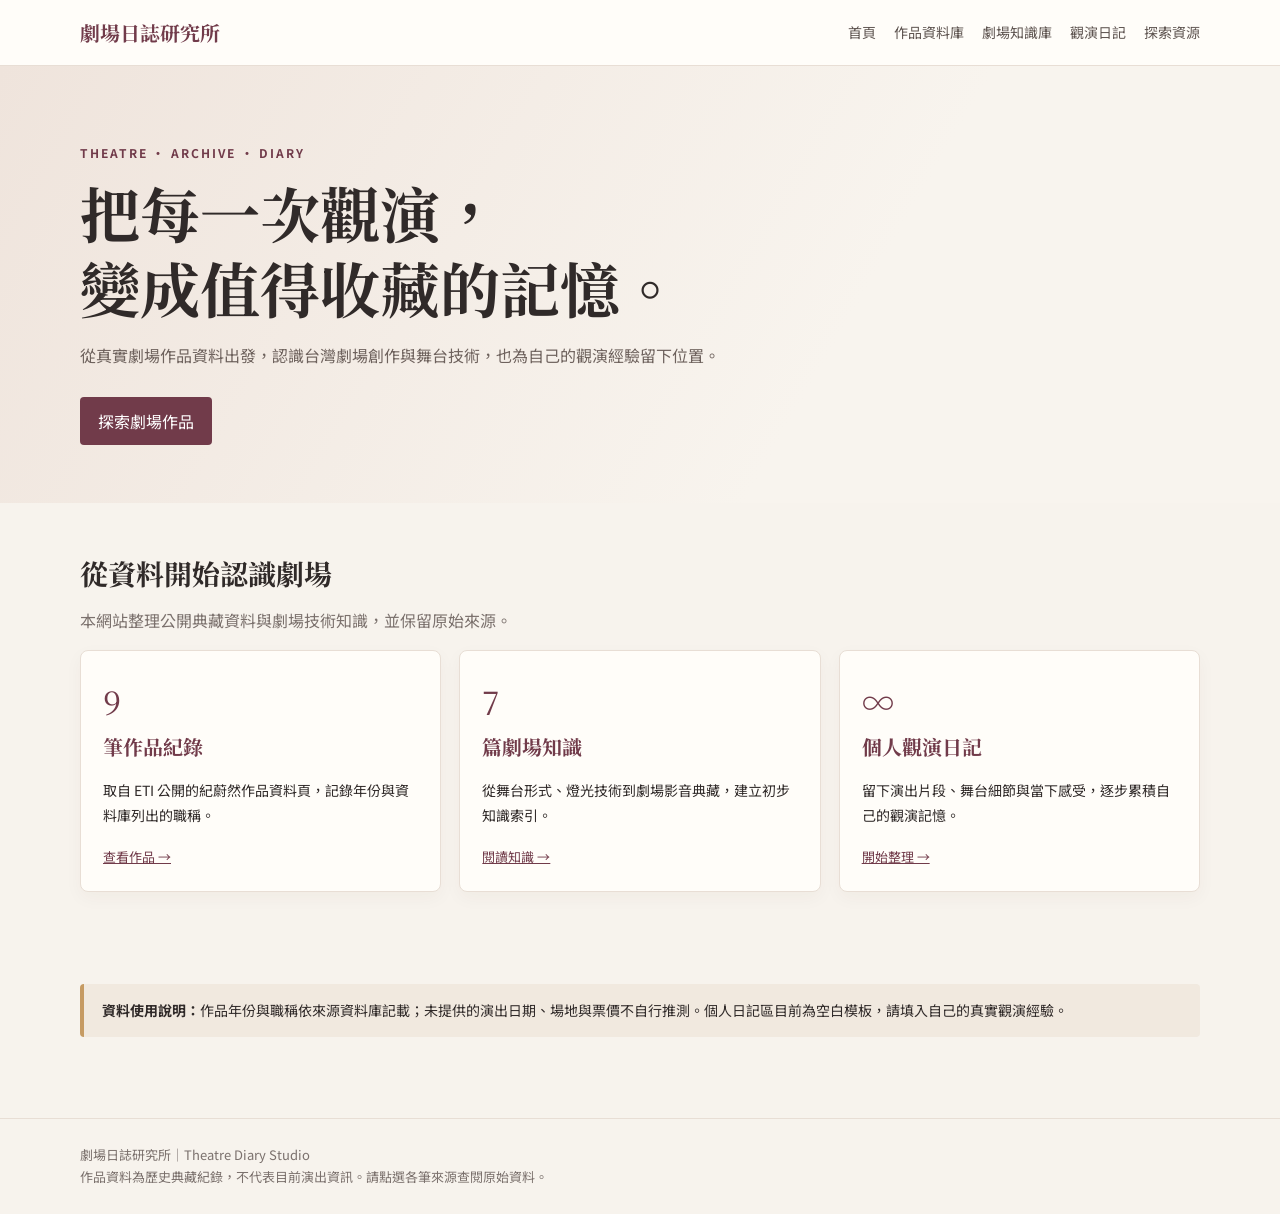
<file: index.html>
<!doctype html><html lang="zh-Hant"><head><meta charset="utf-8"><meta name="viewport" content="width=device-width,initial-scale=1"><title>劇場日誌研究所</title><link rel="stylesheet" href="css/style.css"></head><body><script src="js/main.js"></script><script>renderHome().catch(e=>document.body.innerHTML=e.message)</script></body></html>
</file>
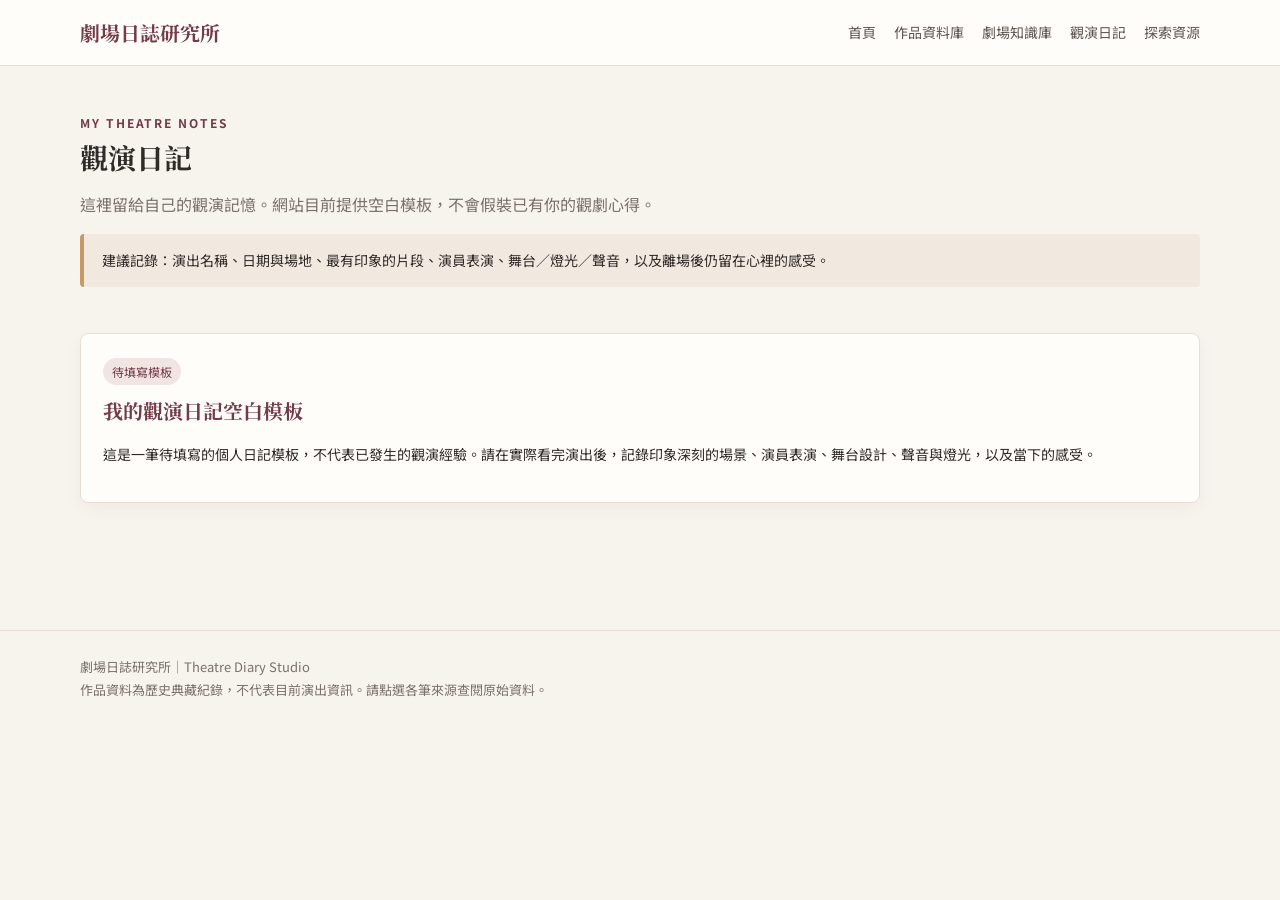
<file: pages/diary.html>
<!doctype html><html lang="zh-Hant"><head><meta charset="utf-8"><meta name="viewport" content="width=device-width,initial-scale=1"><title>觀演日記｜劇場日誌研究所</title><link rel="stylesheet" href="../css/style.css"></head><body><script src="../js/main.js"></script><script>renderDiary().catch(e=>document.body.innerHTML=e.message)</script></body></html>
</file>
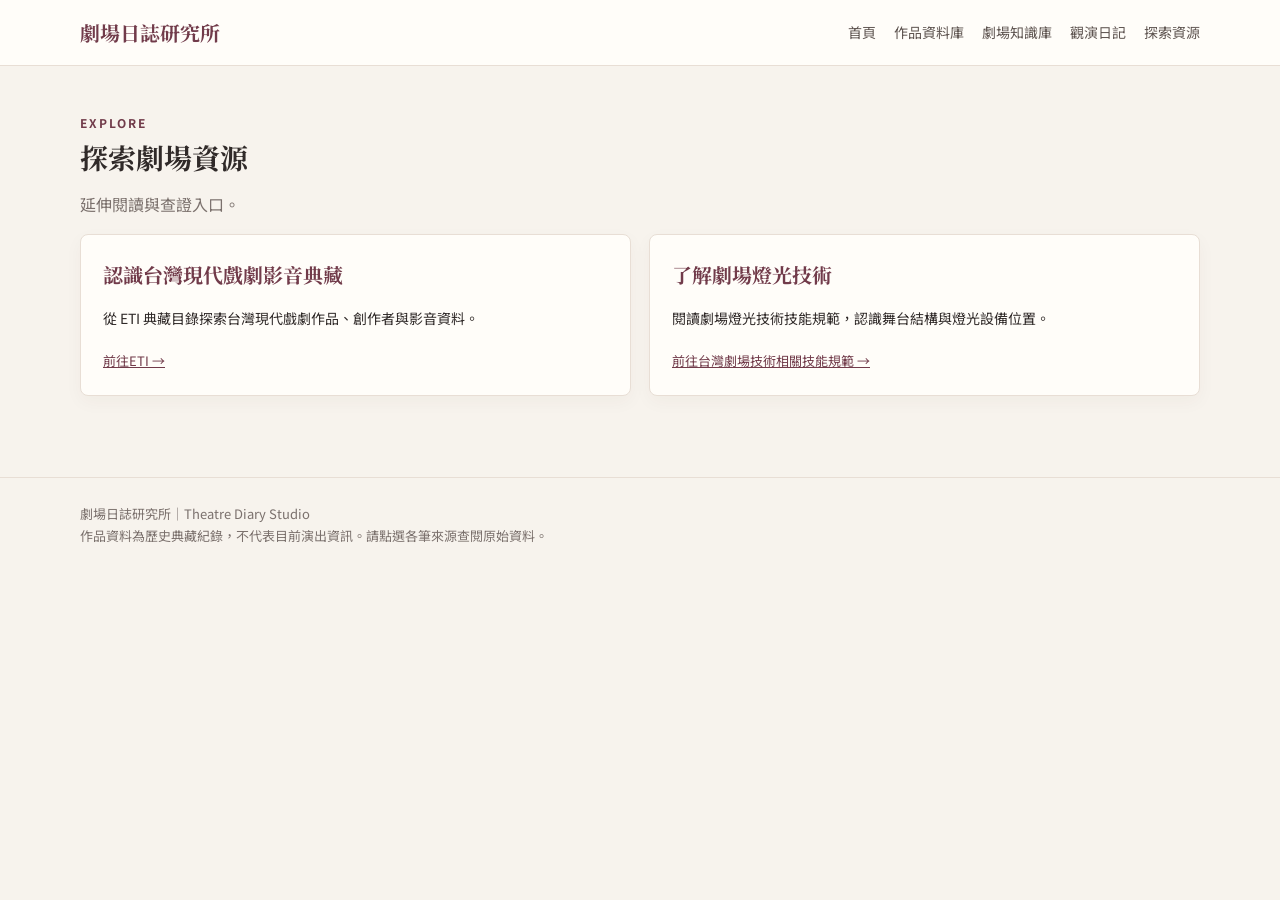
<file: pages/explore.html>
<!doctype html><html lang="zh-Hant"><head><meta charset="utf-8"><meta name="viewport" content="width=device-width,initial-scale=1"><title>探索資源｜劇場日誌研究所</title><link rel="stylesheet" href="../css/style.css"></head><body><script src="../js/main.js"></script><script>renderExplore().catch(e=>document.body.innerHTML=e.message)</script></body></html>
</file>
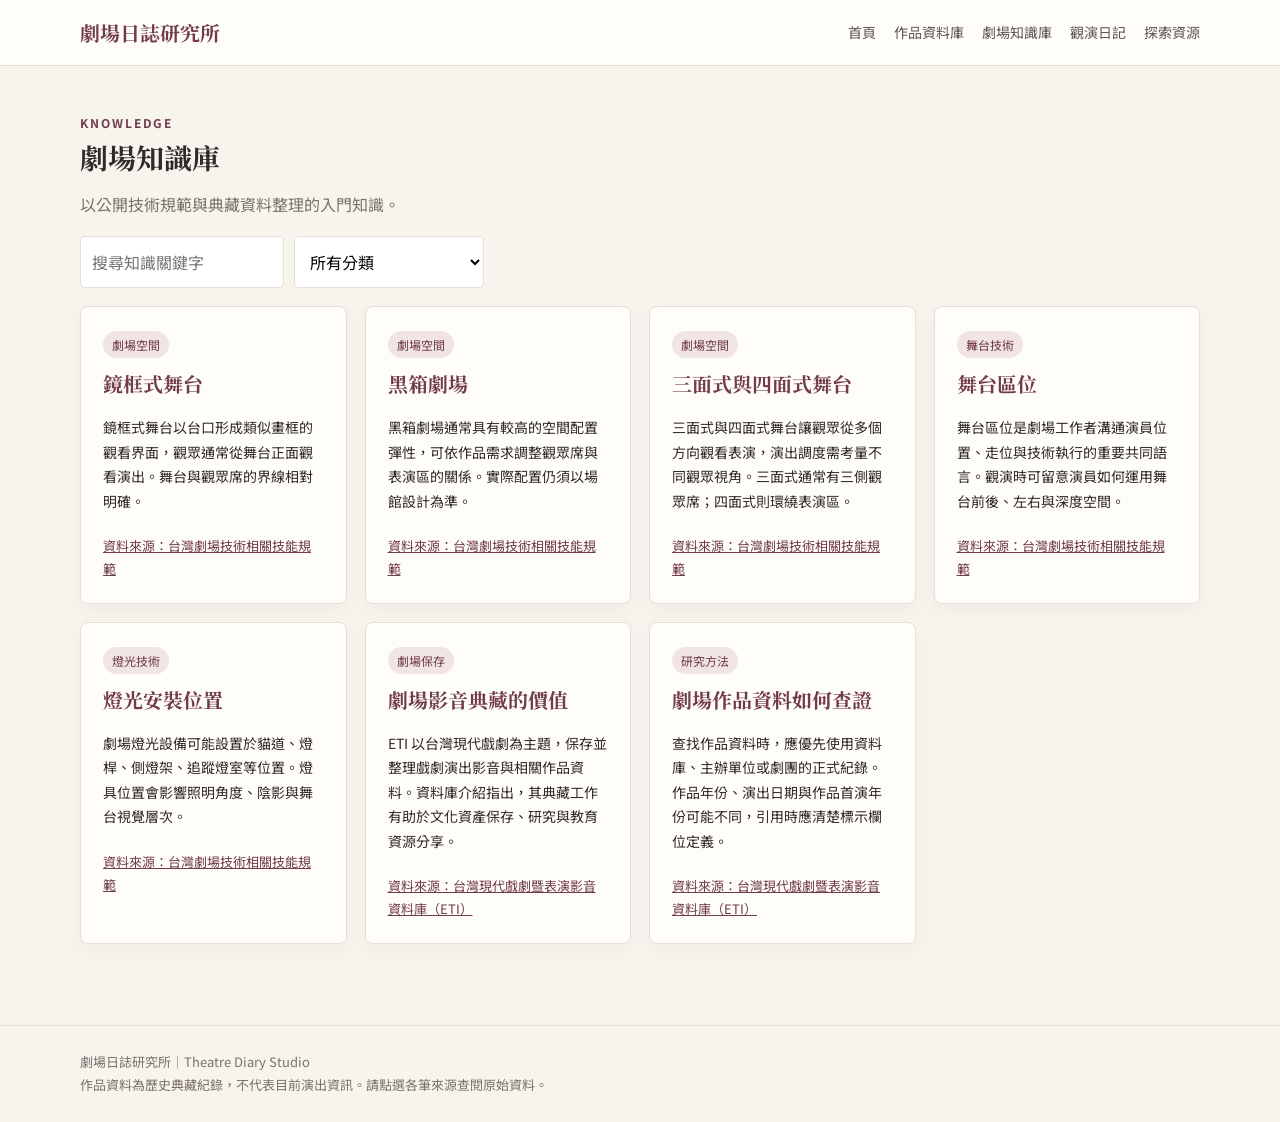
<file: pages/knowledge.html>
<!doctype html><html lang="zh-Hant"><head><meta charset="utf-8"><meta name="viewport" content="width=device-width,initial-scale=1"><title>劇場知識庫｜劇場日誌研究所</title><link rel="stylesheet" href="../css/style.css"></head><body><script src="../js/main.js"></script><script>renderKnowledge().catch(e=>document.body.innerHTML=e.message)</script></body></html>
</file>
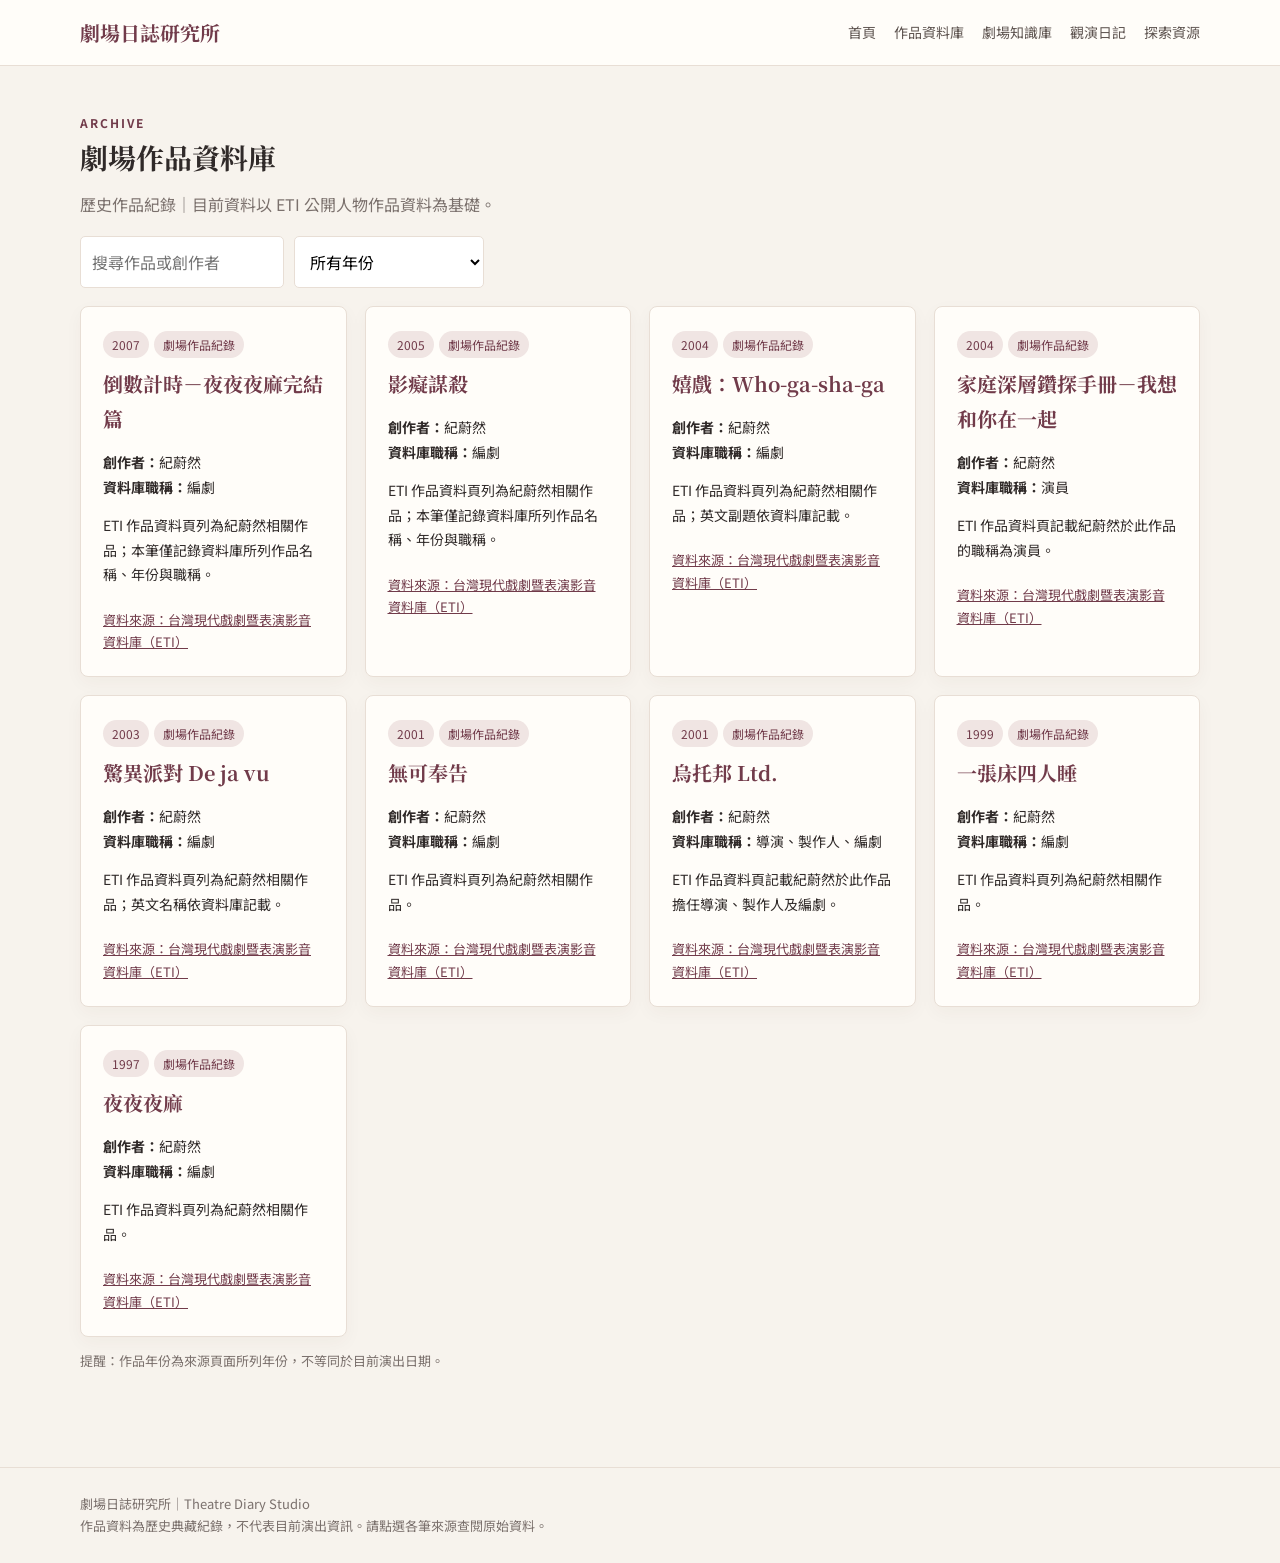
<file: pages/productions.html>
<!doctype html><html lang="zh-Hant"><head><meta charset="utf-8"><meta name="viewport" content="width=device-width,initial-scale=1"><title>作品資料庫｜劇場日誌研究所</title><link rel="stylesheet" href="../css/style.css"></head><body><script src="../js/main.js"></script><script>renderProductions().catch(e=>document.body.innerHTML=e.message)</script></body></html>
</file>
<file: css/style.css>
@import url('https://fonts.googleapis.com/css2?family=Noto+Serif+TC:wght@400;500;600;700&family=Noto+Sans+TC:wght@400;500;600;700&display=swap');
:root{--wine:#713b4a;--wine2:#925c69;--cream:#f7f3ed;--paper:#fffdf9;--ink:#302a29;--muted:#7b716d;--line:#e8ded5;--gold:#c69b63}
*{box-sizing:border-box}body{margin:0;background:var(--cream);color:var(--ink);font-family:'Noto Sans TC',sans-serif;line-height:1.75}a{color:var(--wine)}.wrap{width:min(1120px,calc(100% - 40px));margin:auto}.top{background:#fffdf9;border-bottom:1px solid var(--line);position:sticky;top:0;z-index:5}.nav{display:flex;align-items:center;justify-content:space-between;gap:20px;padding:15px 0}.brand{font-family:'Noto Serif TC',serif;font-weight:700;color:var(--wine);font-size:20px;text-decoration:none}.links{display:flex;gap:18px;flex-wrap:wrap}.links a{text-decoration:none;color:#5f5551;font-size:14px}.links a:hover{color:var(--wine)}.hero{padding:76px 0 58px;background:linear-gradient(120deg,#efe4dc,#f8f4ee 65%)}.eyebrow{color:var(--wine);letter-spacing:.16em;font-size:12px;font-weight:700}.hero h1{font-family:'Noto Serif TC',serif;font-size:clamp(34px,6vw,60px);line-height:1.25;margin:12px 0;max-width:760px}.hero p{max-width:680px;color:#6e625d}.btn{display:inline-block;background:var(--wine);color:white;text-decoration:none;padding:10px 18px;border-radius:4px;margin-top:12px}.section{padding:46px 0}.section h2{font-family:'Noto Serif TC',serif;font-size:28px;margin:0 0 8px}.sub{color:var(--muted);margin-top:0}.grid{display:grid;grid-template-columns:repeat(auto-fit,minmax(245px,1fr));gap:18px}.card{background:var(--paper);border:1px solid var(--line);padding:22px;border-radius:8px;box-shadow:0 6px 18px #4a30200a}.card h3{font-family:'Noto Serif TC',serif;margin:0 0 8px;color:var(--wine);font-size:20px}.tag{display:inline-block;background:#f0e5e3;color:var(--wine);padding:3px 9px;border-radius:99px;font-size:12px;margin:0 5px 8px 0}.meta{font-size:13px;color:var(--muted)}.card p{font-size:14px}.card a{font-size:13px}.toolbar{display:flex;gap:10px;flex-wrap:wrap;margin:18px 0}.toolbar input,.toolbar select{padding:11px;border:1px solid var(--line);border-radius:5px;background:white;font:inherit;min-width:190px}.notice{background:#f1e9df;border-left:4px solid var(--gold);padding:14px 18px;border-radius:4px;font-size:14px}.footer{border-top:1px solid var(--line);padding:25px 0;color:var(--muted);font-size:13px;margin-top:35px}.footer a{margin-right:12px}.empty{color:var(--muted);padding:20px}.source{display:inline-block;margin-top:8px;font-size:13px}.stat{font-family:'Noto Serif TC',serif;font-size:32px;color:var(--wine)}@media(max-width:650px){.nav{align-items:flex-start;flex-direction:column}.links{gap:12px}.hero{padding:48px 0}.wrap{width:min(100% - 28px,1120px)}}
</file>
